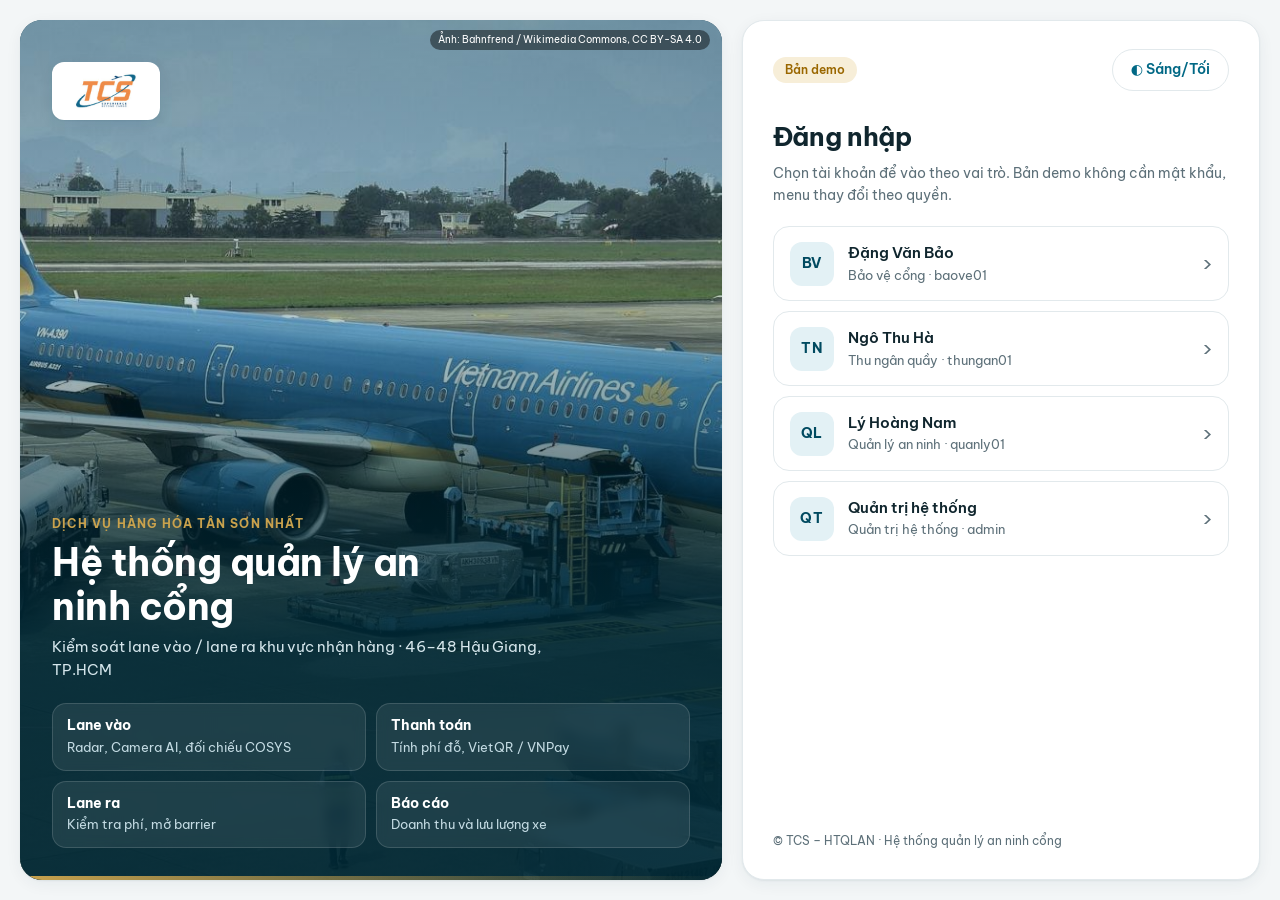
<file: index.html>
<!DOCTYPE html><html lang="vi"><head><meta charset="utf-8"><title>TCS – Hệ thống quản lý an ninh cổng</title>
<meta name="viewport" content="width=device-width, initial-scale=1, viewport-fit=cover">
<meta name="description" content="TCS - Bản demo giao diện Hệ thống quản lý an ninh cổng">
<link rel="preconnect" href="https://fonts.googleapis.com">
<link rel="stylesheet" href="https://fonts.googleapis.com/css2?family=Be+Vietnam+Pro:wght@400;500;600;700&family=Roboto+Mono:wght@500;700&display=swap">
    <link rel="stylesheet" href="css/style.css">
</head><body>
<nav id="nav"></nav><main id="app"></main><div id="toast"></div>
<script src="js/app.js"></script>
</body></html>
</file>
<file: css/style.css>
/* =====================================================================
   TCS – HTQLAN · Giao diện ngành hàng không
   Bảng màu lấy cảm hứng từ Vietnam Airlines: xanh teal (Heritage Blue) + vàng sen (Lotus Gold).
   Chỉnh màu tại khối :root bên dưới.
   ===================================================================== */
:root{
  --pr:#006885;      /* xanh teal chủ đạo */
  --pr-d:#004a60;    /* teal đậm */
  --pr-dd:#00303f;   /* teal rất đậm (sidebar) */
  --pr2:#e3f1f5;     /* nền teal nhạt */
  --onpr:#ffffff;
  --ac:#c9a24d;      /* vàng sen */
  --ac-l:#f7eed8;    /* vàng sen nhạt */
  --bg:#f3f6f7;--pn:#ffffff;--tx:#10262e;--mu:#5d7079;--ln:#e2e9ec;
  --ok:#0e8a62;--okb:#e2f5ee;--er:#c8332e;--oner:#ffffff;--erb:#fdeceb;--wa:#9a6700;--wab:#fff4dc;
  --sb:#00384a;
  --sh:0 1px 2px rgba(0,48,63,.06),0 4px 16px rgba(0,48,63,.06);
  --r:14px;
}
@media(prefers-color-scheme:dark){:root:not([data-theme=light]){--pr:#4fb6d3;--pr-d:#2f8fac;--pr2:#113845;--onpr:#02202a;--bg:#071a21;--pn:#0d2630;--tx:#e6f1f4;--mu:#93aab2;--ln:#1d3a45;--ac-l:#3a3017;--ok:#3cc995;--okb:#113a2d;--er:#ff8a84;--oner:#3b0a08;--erb:#43201f;--wa:#f0b451;--wab:#3f3213;--sh:0 1px 2px #0006}}
:root[data-theme=dark]{--pr:#4fb6d3;--pr-d:#2f8fac;--pr2:#113845;--onpr:#02202a;--bg:#071a21;--pn:#0d2630;--tx:#e6f1f4;--mu:#93aab2;--ln:#1d3a45;--ac-l:#3a3017;--ok:#3cc995;--okb:#113a2d;--er:#ff8a84;--oner:#3b0a08;--erb:#43201f;--wa:#f0b451;--wab:#3f3213;--sh:0 1px 2px #0006}

*{box-sizing:border-box}
:root{padding-top:env(safe-area-inset-top,0px);padding-bottom:env(safe-area-inset-bottom,0px)}
body{margin:0;background:var(--bg);color:var(--tx);font:14px/1.55 "Be Vietnam Pro",Roboto,"Segoe UI",system-ui,Arial,sans-serif;display:flex;min-height:100vh;-webkit-font-smoothing:antialiased}

/* ---------- Sidebar ---------- */
nav{width:252px;flex:none;height:100vh;position:sticky;top:0;overflow:auto;padding:16px 12px 20px;color:#cfe3ea;
  background:
    radial-gradient(120% 40% at 0% 0%,rgba(201,162,77,.18),transparent 60%),
    linear-gradient(180deg,#00485d 0%,var(--sb) 55%,#002a37 100%);
  border-right:1px solid rgba(255,255,255,.06)}
nav::-webkit-scrollbar{width:6px}nav::-webkit-scrollbar-thumb{background:rgba(255,255,255,.15);border-radius:6px}
.brand{display:flex;align-items:center;gap:11px;margin:0 4px 14px;padding-bottom:14px;border-bottom:1px solid rgba(201,162,77,.35)}
.brand img{width:42px;height:42px;border-radius:10px;box-shadow:0 0 0 2px rgba(201,162,77,.55)}
.brand b{color:#fff;font-size:15px;line-height:1.25;font-weight:700;letter-spacing:.2px}
.brand small{display:block;color:var(--ac);font-weight:500;font-size:11px;letter-spacing:.3px}
nav h6{margin:16px 10px 6px;font-size:10.5px;color:var(--ac);font-weight:700;letter-spacing:1px;text-transform:uppercase;opacity:.9}
nav a{position:relative;display:block;padding:8px 12px 8px 14px;margin:1px 0;border-radius:10px;color:#d6e8ee;text-decoration:none;cursor:pointer;font-size:13.5px;transition:background .15s,color .15s}
nav a:hover{background:rgba(255,255,255,.07);color:#fff}
nav a.on{background:linear-gradient(90deg,rgba(255,255,255,.16),rgba(255,255,255,.06));color:#fff;font-weight:600}
nav a.on::before{content:"";position:absolute;left:0;top:8px;bottom:8px;width:3px;border-radius:3px;background:var(--ac)}
nav a small{color:#9dbcc6}
nav .me{background:rgba(255,255,255,.06);border:1px solid rgba(255,255,255,.08);margin-bottom:6px}

/* ---------- Khung nội dung ---------- */
main{flex:1;min-width:0;padding:20px 26px 32px;max-width:100%}
.top{display:flex;justify-content:space-between;align-items:center;gap:12px;flex-wrap:wrap;margin:-20px -26px 18px;padding:16px 26px;background:var(--pn);border-bottom:1px solid var(--ln);position:sticky;top:0;z-index:5}
.top h2{margin:0;font-size:20px;font-weight:700;letter-spacing:-.2px;display:flex;align-items:center;gap:10px}
.top h2::before{content:"";width:6px;height:22px;border-radius:3px;background:linear-gradient(180deg,var(--ac),#e2c27a)}
.top p{margin:2px 0 0 16px;color:var(--mu);font-size:13px}
.g{display:grid;gap:16px}.g2{grid-template-columns:repeat(auto-fit,minmax(min(340px,100%),1fr))}.g4{grid-template-columns:repeat(auto-fit,minmax(min(180px,100%),1fr))}
.c{background:var(--pn);border:1px solid var(--ln);border-radius:var(--r);padding:16px 18px;min-width:0;box-shadow:var(--sh)}
.c h3{margin:0 0 12px;font-size:14.5px;font-weight:700;color:var(--tx);display:flex;align-items:center;gap:8px}
.c h3::before{content:"";width:8px;height:8px;border-radius:50%;background:var(--pr);box-shadow:0 0 0 3px var(--pr2)}
.k{position:relative;overflow:hidden;border-left:0}
.k::after{content:"";position:absolute;right:-24px;top:-24px;width:84px;height:84px;border-radius:50%;background:var(--pr2)}
.k b{position:relative;z-index:1;display:block;font-size:26px;font-weight:700;color:var(--pr-d)}
.k span{position:relative;z-index:1;color:var(--mu);font-size:12.5px}
:root[data-theme=dark] .k b{color:var(--pr)}
.row{display:flex;gap:8px;flex-wrap:wrap;align-items:center}.mt{margin-top:14px}

/* ---------- Bảng, form, nút ---------- */
.tw{overflow-x:auto}table{width:100%;border-collapse:separate;border-spacing:0}
th,td{padding:10px 12px;border-bottom:1px solid var(--ln);text-align:left;white-space:nowrap}
th{font-size:11.5px;color:var(--mu);font-weight:700;text-transform:uppercase;letter-spacing:.4px;background:var(--bg)}
th:first-child{border-top-left-radius:8px}th:last-child{border-top-right-radius:8px}
tr:hover td{background:color-mix(in srgb,var(--pr2) 45%,transparent)}
label{display:block;font-size:12px;color:var(--mu);margin:10px 0 4px;font-weight:500}
input,select,textarea{font:inherit;padding:9px 12px;border:1px solid var(--ln);border-radius:10px;background:var(--pn);color:var(--tx);max-width:100%;transition:border-color .15s,box-shadow .15s}
input:focus,select:focus,textarea:focus{outline:none;border-color:var(--pr);box-shadow:0 0 0 3px var(--pr2)}
input[type=checkbox]{width:auto;accent-color:var(--pr)}
button{font:inherit;font-weight:600;padding:9px 18px;border-radius:999px;border:1px solid var(--pr);background:var(--pr);color:var(--onpr);cursor:pointer;transition:background .15s,box-shadow .15s,transform .05s}
button:hover:not(:disabled){background:var(--pr-d);box-shadow:0 4px 12px rgba(0,104,133,.25)}
button:active:not(:disabled){transform:translateY(1px)}
button.s{background:var(--pn);color:var(--pr);border-color:var(--ln)}button.s:hover:not(:disabled){background:var(--pr2);box-shadow:none}
button.d{background:var(--er);border-color:var(--er);color:var(--oner)}button.d:hover:not(:disabled){background:#a82823}
button.g{background:var(--ac);border-color:var(--ac);color:#2b2208}
button:disabled{opacity:.45;cursor:not-allowed}
button:focus-visible,a:focus-visible,input:focus-visible,select:focus-visible{outline:2px solid var(--ac);outline-offset:2px}
.tg{display:inline-block;padding:2px 10px;border-radius:999px;font-size:12px;font-weight:600;background:var(--pr2);color:var(--pr-d)}
.tg.ok{background:var(--okb);color:var(--ok)}.tg.er{background:var(--erb);color:var(--er)}.tg.wa{background:var(--wab);color:var(--wa)}
:root[data-theme=dark] .tg{color:var(--pr)}

/* ---------- Bước xử lý (timeline) ---------- */
.step{position:relative;display:flex;gap:12px;padding:9px 12px;border-radius:10px;margin:6px 0;background:var(--bg);border:1px solid transparent}
.step>b{flex:none;display:grid;place-items:center;width:22px;height:22px;border-radius:50%;font-size:12px;background:var(--mu);color:#fff}
.step.ok{background:var(--okb)}.step.ok>b{background:var(--ok)}
.step.er{background:var(--erb)}.step.er>b{background:var(--er)}
.step.wa{background:var(--wab)}.step.wa>b{background:var(--wa)}
.step div>b{font-weight:600}
.bar{display:flex;align-items:center;gap:10px;margin:6px 0}.bar i{display:block;height:12px;border-radius:6px;background:linear-gradient(90deg,var(--pr),#2c9bb8)}
.gate{height:14px;border-radius:7px;background:repeating-linear-gradient(90deg,var(--er) 0 26px,#fff 26px 40px);transition:.6s;transform-origin:left;width:100%;box-shadow:0 1px 3px #0003}
.gate.open{background:repeating-linear-gradient(90deg,var(--ok) 0 26px,#fff 26px 40px);transform:scaleX(.12)}
.plate{display:inline-block;background:#fff;color:#111;border:2px solid #111;border-radius:6px;padding:1px 10px;font:700 18px "Roboto Mono",monospace;letter-spacing:1px}
.rc{font-family:monospace;white-space:pre;background:#fff;color:#111;padding:12px;border:1px dashed #666;font-size:12px}

/* ---------- Ảnh, banner ---------- */
.hero{position:relative;border-radius:var(--r);overflow:hidden;margin-bottom:16px;background:var(--pr-dd);box-shadow:var(--sh)}
.hero img{display:block;width:100%;height:auto;max-height:200px;object-fit:cover;object-position:center top}
.hero>div{position:absolute;left:0;right:0;bottom:0;padding:16px 20px;background:linear-gradient(90deg,rgba(0,48,63,.88),rgba(0,48,63,.35) 60%,transparent);color:#fff}
.hero>div b{font-size:16px}
.hero::after{content:"";position:absolute;left:0;right:0;bottom:0;height:3px;background:linear-gradient(90deg,var(--ac),transparent)}
.hero.ph img{height:190px;max-height:none;object-fit:cover}
.hero.ph>div{top:0;display:flex;flex-direction:column;justify-content:flex-end}
.hero .cr{position:absolute;right:10px;top:8px;font-size:10px;color:#fff;background:rgba(0,0,0,.45);padding:2px 8px;border-radius:999px;z-index:2}
.logobox{background:#fff;border-radius:12px;padding:6px 12px;display:inline-block;box-shadow:var(--sh)}.logobox img{display:block;height:46px}
.pic{margin:0;border-radius:12px;overflow:hidden;background:var(--bg);border:1px solid var(--ln)}
.pic img,.pic svg{display:block;width:100%;height:auto}
.pic img{aspect-ratio:16/9;object-fit:cover}.pic.s img{aspect-ratio:auto}
.pic figcaption{padding:4px 10px;font-size:11px;color:var(--mu)}.pic.s{width:150px}
.strip{margin-bottom:16px}
.tile{position:relative;display:block;border-radius:12px;overflow:hidden;cursor:pointer;box-shadow:var(--sh)}
.tile img{display:block;width:100%;height:104px;object-fit:cover;transition:transform .3s}
.tile:hover img{transform:scale(1.06)}
.tile span{position:absolute;left:0;right:0;bottom:0;padding:6px 10px;color:#fff;font-weight:600;background:linear-gradient(transparent,rgba(0,48,63,.85))}
.tile::after{content:"›";position:absolute;right:10px;bottom:4px;color:var(--ac);font-size:20px;font-weight:700}

/* ---------- Kết quả xử lý lane: ảnh camera ---------- */
.snap{position:relative;border-radius:12px 12px 0 0;overflow:hidden;background:#000;container-type:inline-size;aspect-ratio:16/9}
.snap>img{display:block;width:100%;height:100%;object-fit:cover}
.snap .hud{position:absolute;left:0;right:0;top:0;display:flex;justify-content:space-between;padding:7px 10px;font:600 11px "Roboto Mono",monospace;color:#fff;background:linear-gradient(rgba(0,0,0,.55),transparent);letter-spacing:.3px}
.snap .rec{display:inline-flex;align-items:center;gap:6px}.snap .rec::before{content:"";width:8px;height:8px;border-radius:50%;background:#ff3b30;animation:blink 1s infinite}
@keyframes blink{50%{opacity:.2}}
.lp{position:absolute;display:grid;place-items:center;border-radius:2px;background:#f7f7f2;box-shadow:0 0 0 1px #222 inset;overflow:hidden}
.lp.y{background:#f3c400}
.lp b{font-family:"Roboto Mono",Consolas,monospace;font-weight:700;color:#111;white-space:nowrap;letter-spacing:-.02em}
.bb{position:absolute;border:2px solid #22d38a;border-radius:3px;box-shadow:0 0 0 1px rgba(0,0,0,.35)}
.bb.er{border-color:#ff4d4f}
.bb i{position:absolute;left:-2px;bottom:100%;margin-bottom:2px;font:700 10px/1 "Roboto Mono",monospace;font-style:normal;color:#04130d;background:#22d38a;padding:3px 5px;border-radius:3px 3px 3px 0;white-space:nowrap}
.bb.er i{background:#ff4d4f;color:#fff}
.snap+.verdict,.verdict{margin-top:0;border-radius:0 0 12px 12px;position:relative;display:flex;align-items:center;gap:10px;padding:10px 14px;color:#fff;font-weight:700;letter-spacing:.3px;background:linear-gradient(90deg,#0e8a62,#17a878)}
.verdict.er{background:linear-gradient(90deg,#c8332e,#e0564f)}
.verdict small{display:block;font-weight:500;opacity:.9;letter-spacing:0}
.verdict .ic{flex:none;display:grid;place-items:center;width:28px;height:28px;border-radius:50%;background:rgba(255,255,255,.22);font-size:16px}
.shots{display:grid;grid-template-columns:repeat(3,1fr);gap:10px;margin:12px 0 4px}
.shot{border:1px solid var(--ln);border-radius:10px;overflow:hidden;background:var(--bg)}
.shot .im{aspect-ratio:5/3;display:grid;place-items:center;background:#1c2a33;overflow:hidden}
.shot .im svg{width:100%;height:100%}
.shot span{display:flex;justify-content:space-between;gap:6px;padding:5px 8px;font-size:11.5px;color:var(--mu)}
.shot span b{color:var(--tx);font-weight:600}
.shot .bar2{height:100%;width:100%;display:grid;place-items:center;font-weight:700;font-size:13px;color:#fff}
.bar2.ok{background:linear-gradient(135deg,#0e8a62,#15a877)}.bar2.er{background:linear-gradient(135deg,#c8332e,#e2534d)}
.meta{display:grid;grid-template-columns:repeat(4,1fr);gap:8px;margin:10px 0}
.meta div{background:var(--bg);border-radius:10px;padding:8px 10px}
.meta small{display:block;color:var(--mu);font-size:11px}.meta b{font-size:13px}
/* trạng thái chờ */
.snap.wait{border-radius:12px}.snap.wait>img{filter:saturate(.7) brightness(.55)}
.radar{position:absolute;left:50%;top:46%;width:34%;aspect-ratio:1;transform:translate(-50%,-50%);border-radius:50%;border:1px solid rgba(201,162,77,.7);box-shadow:0 0 0 18px rgba(201,162,77,.08),0 0 0 36px rgba(201,162,77,.05)}
.radar::before{content:"";position:absolute;inset:0;border-radius:50%;background:conic-gradient(from 0deg,rgba(201,162,77,.55),transparent 28%);animation:sweep 2.4s linear infinite}
.radar::after{content:"";position:absolute;left:50%;top:50%;width:8px;height:8px;margin:-4px;border-radius:50%;background:var(--ac)}
@keyframes sweep{to{transform:rotate(360deg)}}
.wt{position:absolute;left:0;right:0;bottom:0;padding:12px 14px;color:#fff;background:linear-gradient(transparent,rgba(0,48,63,.9))}
.wt b{display:block;font-size:15px}.wt span{font-size:12px;opacity:.85}
.pipe{display:flex;gap:6px;flex-wrap:wrap;margin-top:12px}
.pipe span{flex:1;min-width:110px;text-align:center;padding:8px 6px;border-radius:10px;background:var(--bg);border:1px dashed var(--ln);font-size:12px;color:var(--mu)}
.pipe span b{display:block;color:var(--pr-d);font-size:13px}
:root[data-theme=dark] .pipe span b{color:var(--pr)}

/* ---------- Popup kiểu Material, toast ---------- */
.mo{position:fixed;inset:0;background:rgba(0,48,63,.55);backdrop-filter:blur(2px);display:flex;align-items:center;justify-content:center;z-index:20;padding:16px;animation:mfi .15s}
.mo .c{width:min(440px,100%);max-height:90vh;overflow:auto}
.mo .c.mdlg{width:min(580px,100%);border-radius:22px;padding:24px;border:0;box-shadow:0 24px 48px rgba(0,48,63,.3);animation:mpop .2s cubic-bezier(.2,0,0,1)}
.mdlg h3{font-size:22px;line-height:30px;font-weight:700;margin:0 0 16px}.mdlg h3::before{display:none}
.mdlg input,.mdlg select,.mdlg textarea{width:100%}
.mdlg .row.mt{justify-content:flex-end;margin-top:22px;gap:8px}
.mdlg button.s{border-color:transparent}
.mo.out{animation:mfo .15s forwards}.mo.out .mdlg{animation:mpo .15s forwards}
@keyframes mfi{from{opacity:0}}@keyframes mpop{from{opacity:0;transform:scale(.9)}}@keyframes mfo{to{opacity:0}}@keyframes mpo{to{opacity:0;transform:scale(.94)}}
#toast{position:fixed;display:flex;align-items:center;gap:16px;left:50%;bottom:24px;transform:translate(-50%,24px);opacity:0;pointer-events:none;min-width:288px;max-width:min(560px,calc(100vw - 32px));background:var(--pr-dd);color:#eef6f8;border-radius:12px;padding:8px 8px 8px 16px;box-shadow:0 10px 24px rgba(0,0,0,.25);border-left:4px solid var(--ac);transition:opacity .15s,transform .2s;z-index:30}
#toast.on{opacity:1;transform:translate(-50%,0);pointer-events:auto}#toast span{flex:1}
#toast button{background:transparent;border:0;color:var(--ac);padding:6px 12px;box-shadow:none}

@media(max-width:900px){.meta{grid-template-columns:repeat(2,1fr)}}
@media(max-width:760px){body{flex-direction:column}nav{width:100%;height:auto;position:static;display:flex;flex-wrap:wrap;gap:2px}nav h6{width:100%}main{padding:12px}.top{margin:-12px -12px 14px;padding:12px}.shots{grid-template-columns:1fr 1fr}}
@media(prefers-reduced-motion:reduce){*{animation:none!important;transition:none!important}}
.hero-main img{height:210px;max-height:none;object-position:center 42%}
.hero-main>div{background:linear-gradient(transparent,rgba(0,48,63,.85) 55%)}
/* ===== Ẩn/hiện sidebar ===== */
nav{transition:margin-left .25s ease,opacity .2s}
body.no-nav nav{display:none}
body.nav-off nav{margin-left:-252px;opacity:0;pointer-events:none}
.tl{display:flex;align-items:center;gap:14px}
.nb{flex:none;display:inline-flex;flex-direction:column;justify-content:center;gap:4px;width:40px;height:40px;padding:0 10px;border-radius:12px;background:var(--pr2);border:1px solid transparent;color:var(--pr)}
.nb i{display:block;height:2px;border-radius:2px;background:var(--pr-d);transition:transform .2s,opacity .2s,width .2s}
.nb i:nth-child(2){width:70%}
.nb:hover:not(:disabled){background:var(--pr);box-shadow:none}.nb:hover i{background:#fff}
body:not(.nav-off) .nb i:nth-child(1){transform:translateY(6px) rotate(45deg)}
body:not(.nav-off) .nb i:nth-child(2){opacity:0}
body:not(.nav-off) .nb i:nth-child(3){transform:translateY(-6px) rotate(-45deg)}
:root[data-theme=dark] .nb i{background:var(--pr)}
@media(max-width:760px){body.nav-off nav{display:none;margin-left:0}}
.shot .im.f2{grid-template-columns:1fr 1fr;gap:2px;place-items:stretch}
.shot .im.f2>div{position:relative;overflow:hidden}
.shot .im.f2 i{position:absolute;left:4px;bottom:3px;font-style:normal;font-size:10px;color:#fff;background:rgba(0,0,0,.55);padding:1px 5px;border-radius:4px}
.mdlg input[readonly]{opacity:1;cursor:default;background:var(--bg);color:var(--tx)}

/* ===== Trang chủ (chọn vai trò) ===== */
body.no-nav main{padding:20px}
.home{display:grid;grid-template-columns:minmax(0,1.15fr) minmax(360px,.85fr);gap:20px;max-width:1240px;min-height:calc(100vh - 40px);margin:0 auto}
.home-hero{position:relative;overflow:hidden;border-radius:22px;background:var(--pr-dd);box-shadow:var(--sh);color:#fff;min-height:520px;display:flex}
.home-hero>img{position:absolute;inset:0;width:100%;height:100%;object-fit:cover;object-position:center 45%}
.home-hero::before{content:"";position:absolute;inset:0;background:linear-gradient(180deg,rgba(0,48,63,.35) 0%,rgba(0,48,63,.15) 30%,rgba(0,40,53,.92) 72%);z-index:1}
.home-hero::after{content:"";position:absolute;left:0;right:0;bottom:0;height:4px;background:linear-gradient(90deg,var(--ac),transparent);z-index:2}
.home-in{position:relative;z-index:2;display:flex;flex-direction:column;justify-content:space-between;gap:24px;width:100%;padding:28px 32px 32px}
.home-in .logobox{align-self:flex-start;margin-top:14px}
.home-k{display:inline-block;font-size:12px;font-weight:700;letter-spacing:1.2px;text-transform:uppercase;color:var(--ac)}
.home-txt h1{margin:6px 0 8px;font-size:clamp(26px,3.2vw,38px);line-height:1.15;font-weight:700;letter-spacing:-.5px;max-width:16ch}
.home-txt p{margin:0;color:#d5e6ec;font-size:14.5px;max-width:52ch}
.home-f{list-style:none;padding:0;margin:22px 0 0;display:grid;grid-template-columns:repeat(2,minmax(0,1fr));gap:10px}
.home-f li{padding:11px 14px;border-radius:14px;background:rgba(255,255,255,.08);border:1px solid rgba(255,255,255,.14);backdrop-filter:blur(6px)}
.home-f b{display:block;font-size:14px}.home-f span{font-size:12.5px;color:#c4dbe3}
.home-hero .cr{position:absolute;right:12px;top:10px;z-index:3;font-size:10px;color:#fff;background:rgba(0,0,0,.45);padding:2px 8px;border-radius:999px;max-width:calc(100% - 24px)}
.home-login{background:var(--pn);border:1px solid var(--ln);border-radius:22px;box-shadow:var(--sh);padding:28px 30px;display:flex;flex-direction:column}
.home-bar{display:flex;justify-content:space-between;align-items:center;gap:10px;margin-bottom:26px}
.home-badge{font-size:12px;font-weight:600;padding:4px 12px;border-radius:999px;background:var(--ac-l);color:var(--wa)}
.home-login h2{margin:0;font-size:26px;letter-spacing:-.3px}
.home-sub{margin:6px 0 20px;color:var(--mu)}
.roles{display:grid;gap:10px}
.role{display:flex;align-items:center;gap:14px;width:100%;text-align:left;padding:14px 16px;border-radius:16px;background:var(--pn);border:1px solid var(--ln);color:var(--tx);font-weight:400;transition:border-color .15s,box-shadow .15s,transform .15s}
.role:hover:not(:disabled){background:var(--pn);border-color:var(--pr);box-shadow:0 6px 18px rgba(0,104,133,.14);transform:translateY(-1px)}
.role .av{flex:none;display:grid;place-items:center;width:44px;height:44px;border-radius:12px;background:var(--pr2);color:var(--pr-d);font-weight:700;font-size:14px;letter-spacing:.5px}
:root[data-theme=dark] .role .av{color:var(--pr)}
.role .rt{flex:1;min-width:0}.role .rt b{display:block;font-size:15px;font-weight:600}.role .rt small{color:var(--mu);font-size:12.5px}
.role .ra{flex:none;font-size:22px;line-height:1;color:var(--mu);transition:transform .15s,color .15s}
.role:hover .ra{color:var(--pr);transform:translateX(3px)}
.home-ft{margin:auto 0 0;padding-top:22px;font-size:12px;color:var(--mu)}
@media(prefers-color-scheme:dark){:root:not([data-theme=light]) .role .av{color:var(--pr)}}
@media(max-width:960px){.home{grid-template-columns:1fr;min-height:0}.home-hero{min-height:420px}}
@media(max-width:560px){body.no-nav main{padding:12px}.home{gap:12px}.home-hero{min-height:0;border-radius:18px}.home-in{padding:18px 18px 22px;gap:18px}.home-in .logobox img{height:36px}.home-txt h1{font-size:24px}.home-txt p{font-size:13.5px}.home-f{grid-template-columns:1fr 1fr;gap:8px;margin-top:16px}.home-f li{padding:9px 11px}.home-f span{font-size:11.5px}.home-login{padding:20px 16px;border-radius:18px}.home-bar{margin-bottom:18px}.home-login h2{font-size:22px}.role{padding:12px}.role .av{width:40px;height:40px}}
/* ===== Trạng thái chờ xử lý, thông báo ===== */
.verdict.wa{background:linear-gradient(90deg,#9a6700,#c58a12)}
.bar2.wa{background:linear-gradient(135deg,#9a6700,#c58a12)}
.bb.wa{border-color:#f0b451}.bb.wa i{background:#f0b451;color:#2b2208}
#bell{position:relative}
#bell .cnt{display:inline-grid;place-items:center;min-width:20px;height:20px;padding:0 6px;margin-left:4px;border-radius:999px;background:var(--er);color:#fff;font-size:11px;font-weight:700}
</file>
